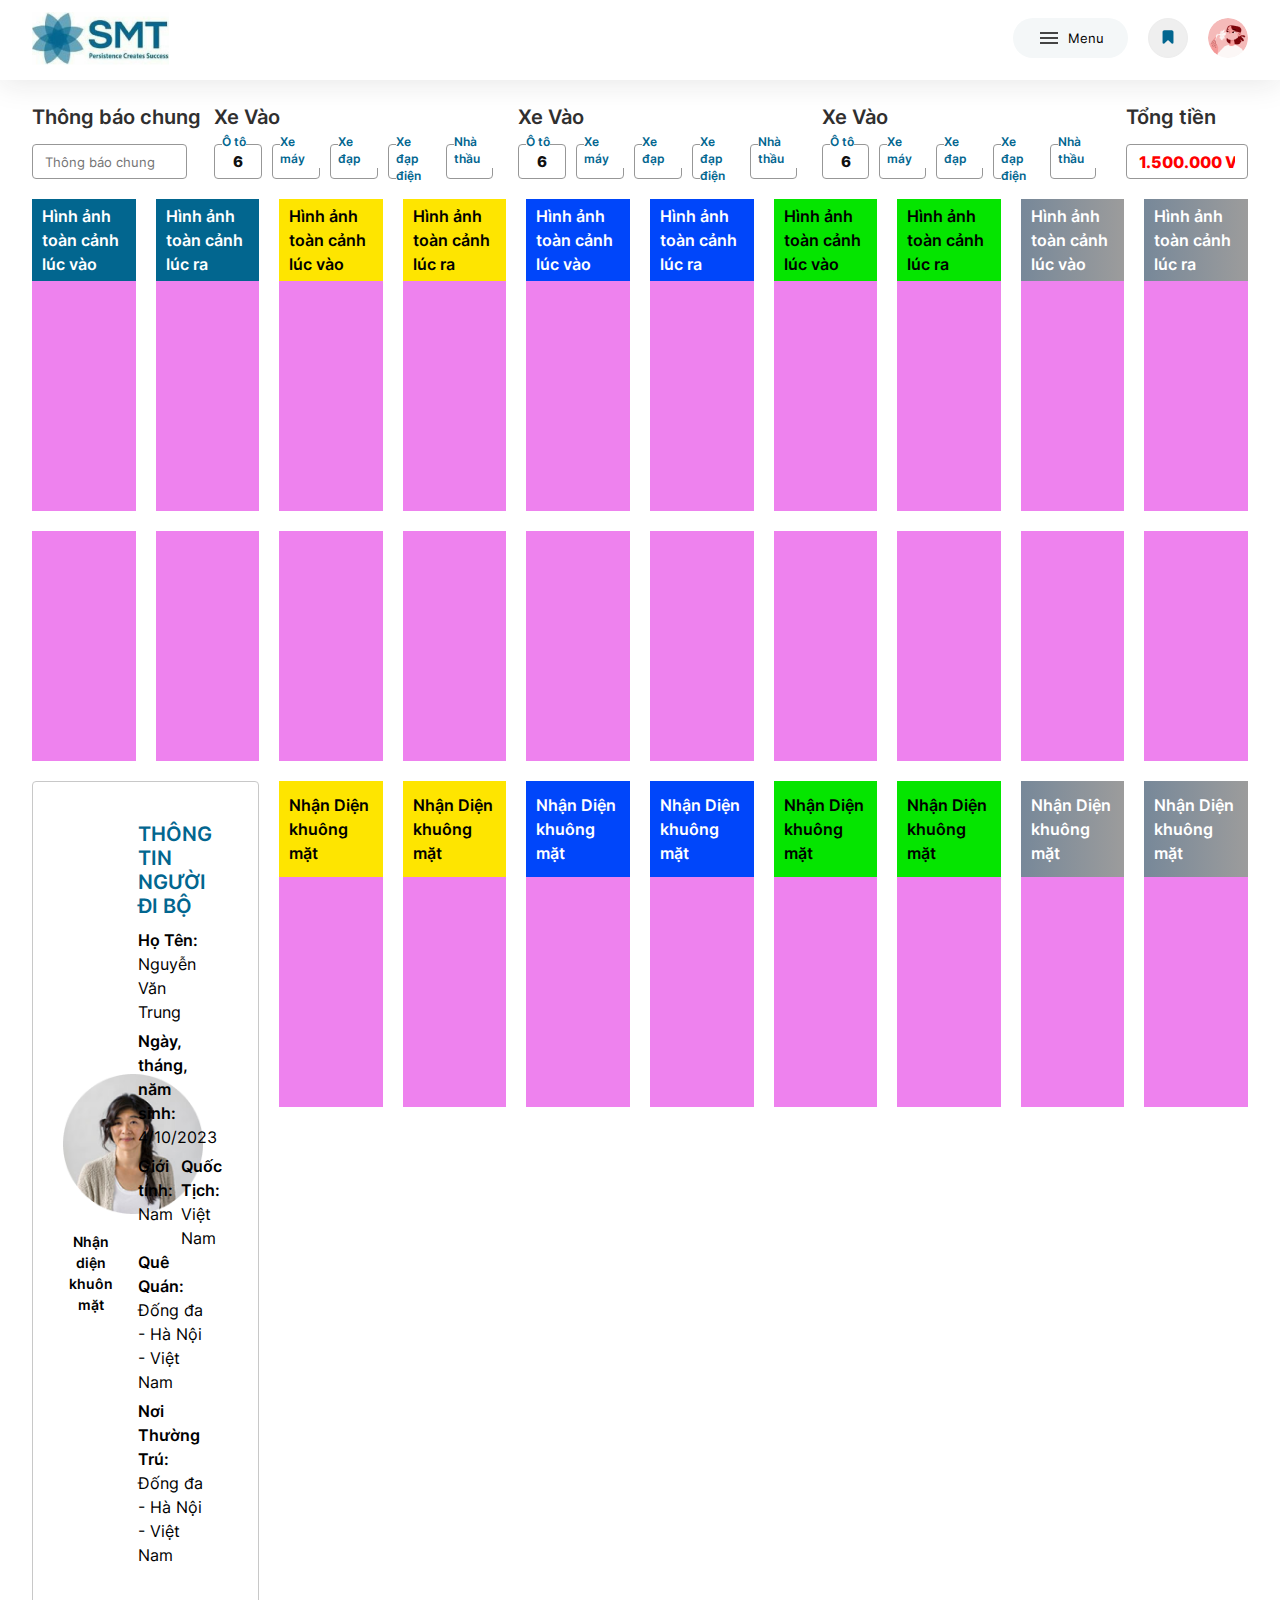
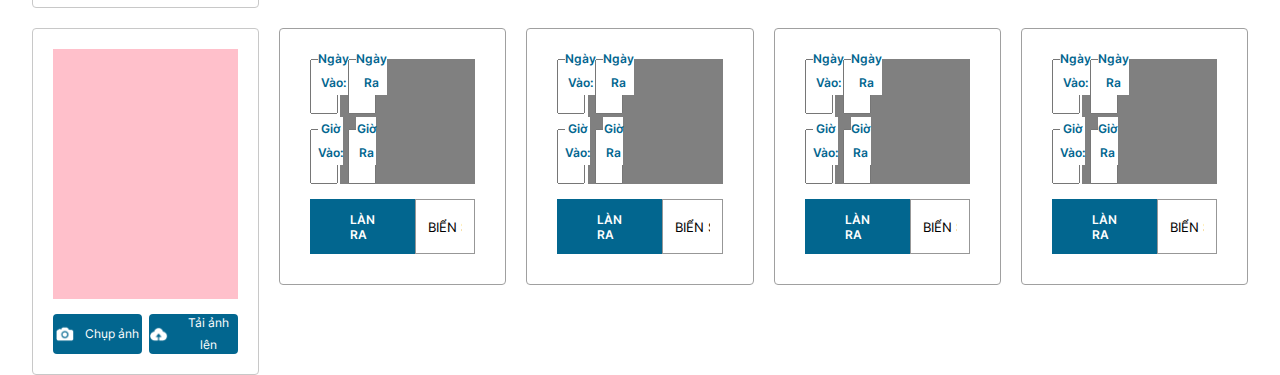
<file: admin.html>
<!DOCTYPE html>
<html lang="en">
  <head>
    <meta charset="UTF-8" />
    <meta name="viewport" content="width=device-width, initial-scale=1.0" />
    <title>Quản trị làn xe Car Parking</title>
    <!-- import admin-styles css -->
    <link rel="stylesheet" href="./assets/css/admin-styles.css" />
  </head>
  <body>
    <!-- Header Main ./Start -->
    <div class="header-main">
      <div class="container">
        <div class="wrap-header">
          <div class="logo">
            <img src="./assets/images/logo.png" alt="Logo web pacrking" />
          </div>
          <ul class="user-control">
            <li>
              <button>
                <img src="./assets/images/menu-bar.svg" alt="Menu" /> Menu
              </button>
            </li>
            <li>
              <button>
                <img
                  src="./assets/images/notification.svg"
                  alt="Notification"
                />
              </button>
            </li>
            <li>
              <div class="menu-user">
                <img src="./assets/images/avata.png" alt="Ảnh đại diện" />
              </div>
            </li>
          </ul>
        </div>
      </div>
    </div>
    <!-- Main ./Start -->
    <div class="wrap-main">
      <div class="container">
        <!-- Main-Top -->
        <div class="main-top">
          <div class="smt-general">
            <label for="tbc">Thông báo chung</label>
            <input
              type="text"
              id="tbc"
              name="tbc"
              placeholder="Thông báo chung"
            />
             
          </div>
          <div class="smt-operations">
            <div class="info-operations">
              <label for="lable-operations">Xe Vào</label>
              <ul>
                <li>
                  <label>Ô tô</label>
                  <input type="text" value="6" />
                </li>
                <li>
                  <label>Xe máy</label>
                  <input type="text" value="64" />
                </li>
                <li>
                  <label>Xe đạp</label>
                  <input type="text" value="0" />
                </li>
                <li>
                  <label>Xe đạp điện</label>
                  <input type="text" value="0" />
                </li>
                <li>
                  <label>Nhà thầu</label>
                  <input type="text" value="61" />
                </li>
              </ul>
            </div>
            <div class="info-operations">
              <label for="lable-operations">Xe Vào</label>
              <ul>
                <li>
                  <label>Ô tô</label>
                  <input type="text" value="6" />
                </li>
                <li>
                  <label>Xe máy</label>
                  <input type="text" value="64" />
                </li>
                <li>
                  <label>Xe đạp</label>
                  <input type="text" value="0" />
                </li>
                <li>
                  <label>Xe đạp điện</label>
                  <input type="text" value="0" />
                </li>
                <li>
                  <label>Nhà thầu</label>
                  <input type="text" value="61" />
                </li>
              </ul>
            </div>
            <div class="info-operations">
              <label for="lable-operations">Xe Vào</label>
              <ul>
                <li>
                  <label>Ô tô</label>
                  <input type="text" value="6" />
                </li>
                <li>
                  <label>Xe máy</label>
                  <input type="text" value="64" />
                </li>
                <li>
                  <label>Xe đạp</label>
                  <input type="text" value="0" />
                </li>
                <li>
                  <label>Xe đạp điện</label>
                  <input type="text" value="0" />
                </li>
                <li>
                  <label>Nhà thầu</label>
                  <input type="text" value="61" />
                </li>
              </ul>
            </div>
          </div>
          <div class="smt-amount">
            <label for="tbc">Tổng tiền</label>
            <input type="text" value="1.500.000 VNĐ" />
          </div>
        </div>
        <!-- Main-Center -->
        <div class="main-center">
          <div class="row">
            <div class="col col-10">
              <label for="lan-1">Hình ảnh toàn cảnh lúc vào</label>
              <div class="content"></div>
            </div>
            <div class="col col-10">
              <label for="lan-1">Hình ảnh toàn cảnh lúc ra</label>
              <div class="content"></div>
            </div>
            <div class="col col-10">
              <label for="lan-1">Hình ảnh toàn cảnh lúc vào</label>
              <div class="content"></div>
            </div>
            <div class="col col-10">
              <label for="lan-1">Hình ảnh toàn cảnh lúc ra</label>
              <div class="content"></div>
            </div>
            <div class="col col-10">
              <label for="lan-1">Hình ảnh toàn cảnh lúc vào</label>
              <div class="content"></div>
            </div>
            <div class="col col-10">
              <label for="lan-1">Hình ảnh toàn cảnh lúc ra</label>
              <div class="content"></div>
            </div>
            <div class="col col-10">
              <label for="lan-1">Hình ảnh toàn cảnh lúc vào</label>
              <div class="content"></div>
            </div>
            <div class="col col-10">
              <label for="lan-1">Hình ảnh toàn cảnh lúc ra</label>
              <div class="content"></div>
            </div>
            <div class="col col-10">
              <label for="lan-1">Hình ảnh toàn cảnh lúc vào</label>
              <div class="content"></div>
            </div>
            <div class="col col-10">
              <label for="lan-1">Hình ảnh toàn cảnh lúc ra</label>
              <div class="content"></div>
            </div>
            <div class="col col-10">
              <div class="content"></div>
            </div>
            <div class="col col-10">
              <div class="content"></div>
            </div>
            <div class="col col-10">
              <div class="content"></div>
            </div>
            <div class="col col-10">
              <div class="content"></div>
            </div>
            <div class="col col-10">
              <div class="content"></div>
            </div>
            <div class="col col-10">
              <div class="content"></div>
            </div>
            <div class="col col-10">
              <div class="content"></div>
            </div>
            <div class="col col-10">
              <div class="content"></div>
            </div>
            <div class="col col-10">
              <div class="content"></div>
            </div>
            <div class="col col-10">
              <div class="content"></div>
            </div>
          </div>
        </div>
        <!-- Main-Bottom -->
        <div class="main-bottom">
          <div class="row">
            <div class="col col-5">
              <div class="pedestrian-info">
                <div class="box-img">
                  <img
                    src="./assets/images/img-pedestrian.png"
                    alt="pedestrian information"
                  />
                  <h4>Nhận diện khuôn mặt</h4>
                </div>
                <div class="box-content">
                  <div class="info-user">
                    <h3>THÔNG TIN NGƯỜI ĐI BỘ</h3>
                    <div class="detail">
                      <p><span>Họ Tên: </span>Nguyễn Văn Trung</p>
                      <p><span>Ngày, tháng, năm sinh: </span>4/10/2023</p>
                      <div class="nationality">
                        <p><span>Giới tính: </span>Nam</p>
                        <p><span>Quốc Tịch: </span>Việt Nam</p>
                      </div>
                      <p><span>Quê Quán: </span>Đống đa - Hà Nội - Việt Nam</p>
                      <p>
                        <span>Nơi Thường Trú: </span>Đống đa - Hà Nội - Việt Nam
                      </p>
                    </div>
                  </div>
                </div>
              </div>
            </div>
            <div class="col col-10">
              <label for="lan-1">Nhận Diện khuông mặt</label>
              <div class="content"></div>
            </div>
            <div class="col col-10">
              <label for="lan-1">Nhận Diện khuông mặt</label>
              <div class="content"></div>
            </div>
            <div class="col col-10">
              <label for="lan-1">Nhận Diện khuông mặt</label>
              <div class="content"></div>
            </div>
            <div class="col col-10">
              <label for="lan-1">Nhận Diện khuông mặt</label>
              <div class="content"></div>
            </div>
            <div class="col col-10">
              <label for="lan-1">Nhận Diện khuông mặt</label>
              <div class="content"></div>
            </div>
            <div class="col col-10">
              <label for="lan-1">Nhận Diện khuông mặt</label>
              <div class="content"></div>
            </div>
            <div class="col col-10">
              <label for="lan-1">Nhận Diện khuông mặt</label>
              <div class="content"></div>
            </div>
            <div class="col col-10">
              <label for="lan-1">Nhận Diện khuông mặt</label>
              <div class="content"></div>
            </div>
          </div>
          <div class="row">
            <div class="col col-5">
              <div class="upload-citizen">
                <div class="img"></div>
                <ul>
                  <li>
                    <button>
                      <img
                        src="./assets/images/ion_camera.png"
                        alt="Upload Camera"
                      />
                      Chụp ảnh
                    </button>
                  </li>
                  <li>
                    <button>
                      <img
                        src="./assets/images/ep_upload-filled.png"
                        alt="Upload Camera"
                      />
                      Tải ảnh lên
                    </button>
                  </li>
                </ul>
              </div>
            </div>
            <div class="col col-5">
              <div class="info-car">
                <!-- <div class="box-client">
                  <img
                    src="./assets/images/img-pedestrian.png"
                    alt="Khách điều khiển phương tiện"
                  />
                  <h4>Khuôn Mặt</h4>
                </div> -->
                <div class="wrap-box">
                  <div class="box-content">
                    <div class="des-client">
                      <ul>
                        <li>
                          <label>Ngày Vào: </label>
                          <input type="text" value="01/09/2023" />
                        </li>
                        <li>
                          <label>Ngày Ra</label>
                          <input type="text" value="20:03:01" />
                        </li>
                      </ul>
                      <ul>
                        <li>
                          <label>Giờ Vào: </label>
                          <input type="text" value="20:03:01" />
                        </li>
                        <li>
                          <label>Giờ Ra</label>
                          <input type="text" value="22:03:01" />
                        </li>
                      </ul>
                    </div>
                    <div class="license-plates">
                      <div class="img-plates">
                        <div class="img-content"></div>
                      </div>
                    </div>
                  </div>
                  <div class="right-lane">
                    <div class="title-lane">LÀN RA</div>
                    <input type="text" value="BIỂN SỐ GIỐNG NHAU" />
                  </div>
                </div>
              </div>
            </div>
            <div class="col col-5">
              <div class="info-car">
                <!-- <div class="box-client">
                  <img
                    src="./assets/images/img-pedestrian.png"
                    alt="Khách điều khiển phương tiện"
                  />
                  <h4>Khuôn Mặt</h4>
                </div> -->
                <div class="wrap-box">
                  <div class="box-content">
                    <div class="des-client">
                      <ul>
                        <li>
                          <label>Ngày Vào: </label>
                          <input type="text" value="01/09/2023" />
                        </li>
                        <li>
                          <label>Ngày Ra</label>
                          <input type="text" value="20:03:01" />
                        </li>
                      </ul>
                      <ul>
                        <li>
                          <label>Giờ Vào: </label>
                          <input type="text" value="20:03:01" />
                        </li>
                        <li>
                          <label>Giờ Ra</label>
                          <input type="text" value="22:03:01" />
                        </li>
                      </ul>
                    </div>
                    <div class="license-plates">
                      <div class="img-plates">
                        <div class="img-content"></div>
                      </div>
                    </div>
                  </div>
                  <div class="right-lane">
                    <div class="title-lane">LÀN RA</div>
                    <input type="text" value="BIỂN SỐ GIỐNG NHAU" />
                  </div>
                </div>
              </div>
            </div>
            <div class="col col-5">
              <div class="info-car">
                <!-- <div class="box-client">
                  <img
                    src="./assets/images/img-pedestrian.png"
                    alt="Khách điều khiển phương tiện"
                  />
                  <h4>Khuôn Mặt</h4>
                </div> -->
                <div class="wrap-box">
                  <div class="box-content">
                    <div class="des-client">
                      <ul>
                        <li>
                          <label>Ngày Vào: </label>
                          <input type="text" value="01/09/2023" />
                        </li>
                        <li>
                          <label>Ngày Ra</label>
                          <input type="text" value="20:03:01" />
                        </li>
                      </ul>
                      <ul>
                        <li>
                          <label>Giờ Vào: </label>
                          <input type="text" value="20:03:01" />
                        </li>
                        <li>
                          <label>Giờ Ra</label>
                          <input type="text" value="22:03:01" />
                        </li>
                      </ul>
                    </div>
                    <div class="license-plates">
                      <div class="img-plates">
                        <div class="img-content"></div>
                      </div>
                    </div>
                  </div>
                  <div class="right-lane">
                    <div class="title-lane">LÀN RA</div>
                    <input type="text" value="BIỂN SỐ GIỐNG NHAU" />
                  </div>
                </div>
              </div>
            </div>
            <div class="col col-5">
              <div class="info-car">
                <!-- <div class="box-client">
                  <img
                    src="./assets/images/img-pedestrian.png"
                    alt="Khách điều khiển phương tiện"
                  />
                  <h4>Khuôn Mặt</h4>
                </div> -->
                <div class="wrap-box">
                  <div class="box-content">
                    <div class="des-client">
                      <ul>
                        <li>
                          <label>Ngày Vào: </label>
                          <input type="text" value="01/09/2023" />
                        </li>
                        <li>
                          <label>Ngày Ra</label>
                          <input type="text" value="20:03:01" />
                        </li>
                      </ul>
                      <ul>
                        <li>
                          <label>Giờ Vào: </label>
                          <input type="text" value="20:03:01" />
                        </li>
                        <li>
                          <label>Giờ Ra</label>
                          <input type="text" value="22:03:01" />
                        </li>
                      </ul>
                    </div>
                    <div class="license-plates">
                      <div class="img-plates">
                        <div class="img-content"></div>
                      </div>
                    </div>
                  </div>
                  <div class="right-lane">
                    <div class="title-lane">LÀN RA</div>
                    <input type="text" value="BIỂN SỐ GIỐNG NHAU" />
                  </div>
                </div>
              </div>
            </div>
          </div>
        </div>
      </div>
    </div>
  </body>
</html>

<!-- 123 -->
</file>
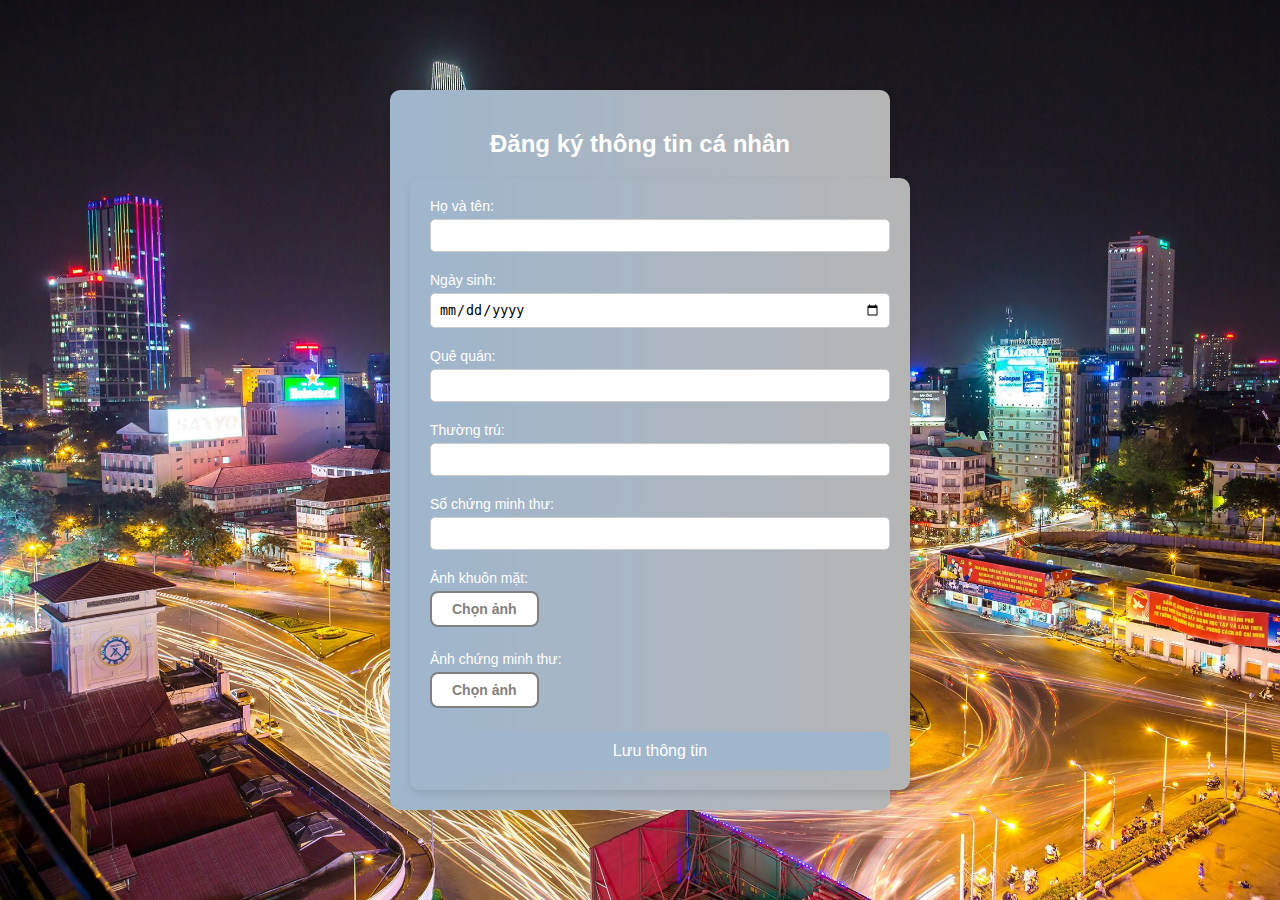
<file: register.html>
<!DOCTYPE html>
<html lang="en">
<head>
  <meta charset="UTF-8">
  <meta name="viewport" content="width=device-width, initial-scale=1.0">
  <title>Đăng ký thông tin cá nhân</title>
  <style>
    body {
    background: url(/assets/images/Backgroud.jpg);
    background-repeat: no-repeat;
    background-attachment: fixed;
    background-size: 100% 100%;
    margin: 0;
    padding: 0;
    font-family: 'Arial', sans-serif;
    display: flex;
    justify-content: center;
    align-items: center;
    height: 100vh;
  }

  #registration-form {
    background: linear-gradient(to right, #9FB6CD, #B5B5B5);
    border-radius: 10px;
    padding: 20px;
    box-shadow: 0 4px 8px rgba(0, 0, 0, 0.1);
    width: 500px;
    box-sizing: border-box;
  }

  #registration-form h2 {
    text-align: center;
    color: #fff;
  }

  .form-group {
    margin-bottom: 20px;
  }

  .form-group label {
    display: block;
    font-size: 14px;
    margin-bottom: 5px;
    color: #fff;
  }

  .form-group input {
    width: 100%;
    padding: 8px;
    border: 1px solid #ccc;
    border-radius: 5px;
    box-sizing: border-box;
  }

  .upload-btn-wrapper {
    position: relative;
    overflow: hidden;
    display: inline-block;
  }

  .btn {
    border: 2px solid gray;
    color: gray;
    background-color: white;
    padding: 8px 20px;
    border-radius: 8px;
    font-size: 14px;
    font-weight: bold;
  }

  .upload-btn-wrapper input[type=file] {
    font-size: 100px;
    position: absolute;
    left: 0;
    top: 0;
    opacity: 0;
  }

  .upload-btn-wrapper .upload-btn {
    padding: 8px 16px;
    border-radius: 8px;
    font-size: 14px;
    font-weight: bold;
    background-color: #B5B5B5;
    color: #fff;
  }

  .save-btn {
    width: 100%;
    background-color: #9FB6CD;
    color: #fff;
    padding: 10px 20px;
    border: none;
    border-radius: 8px;
    font-size: 16px;
    cursor: pointer;
  }

  .save-btn:hover {
    background-color: #6C7B8B;
  }
  </style>
</head>
<body>

<div id="registration-form">
  <h2>Đăng ký thông tin cá nhân</h2>
  <form id="registration-form">
    <div class="form-group">
      <label for="name">Họ và tên:</label>
      <input type="text" id="name" name="name" required>
    </div>

    <div class="form-group">
      <label for="dob">Ngày sinh:</label>
      <input type="date" id="dob" name="dob" required>
    </div>

    <div class="form-group">
      <label for="address">Quê quán:</label>
      <input type="text" id="address" name="address" required>
    </div>

    <div class="form-group">
      <label for="permanentAddress">Thường trú:</label>
      <input type="text" id="permanentAddress" name="permanentAddress" required>
    </div>

    <div class="form-group">
      <label for="idNumber">Số chứng minh thư:</label>
      <input type="text" id="idNumber" name="idNumber" required>
    </div>

    <div class="form-group">
      <label for="faceImage">Ảnh khuôn mặt:</label>
      <div class="upload-btn-wrapper">
        <button class="btn">Chọn ảnh</button>
        <input type="file" name="faceImage" id="faceImage" accept="image/*" required>
      </div>
    </div>

    <div class="form-group">
      <label for="idImage">Ảnh chứng minh thư:</label>
      <div class="upload-btn-wrapper">
        <button class="btn">Chọn ảnh</button>
        <input type="file" name="idImage" id="idImage" accept="image/*" required>
      </div>
    </div>

    <button type="button" class="save-btn" onclick="saveInfo()">Lưu thông tin</button>
  </form>
</div>

<script>
  function saveInfo() {
    // Lấy giá trị từ các trường input
    var name = document.getElementById('name').value;
    var dob = document.getElementById('dob').value;
    var address = document.getElementById('address').value;
    var permanentAddress = document.getElementById('permanentAddress').value;
    var idNumber = document.getElementById('idNumber').value;

    // Có thể thực hiện thêm xử lý lưu thông tin vào database ở đây
    console.log('Thông tin đã lưu:');
    console.log('Họ và tên:', name);
    console.log('Ngày sinh:', dob);
    console.log('Quê quán:', address);
    console.log('Thường trú:', permanentAddress);
    console.log('Số chứng minh thư:', idNumber);

    // Đặt thêm logic lưu vào database tại đây
  }
</script>

</body>
</html>
</file>
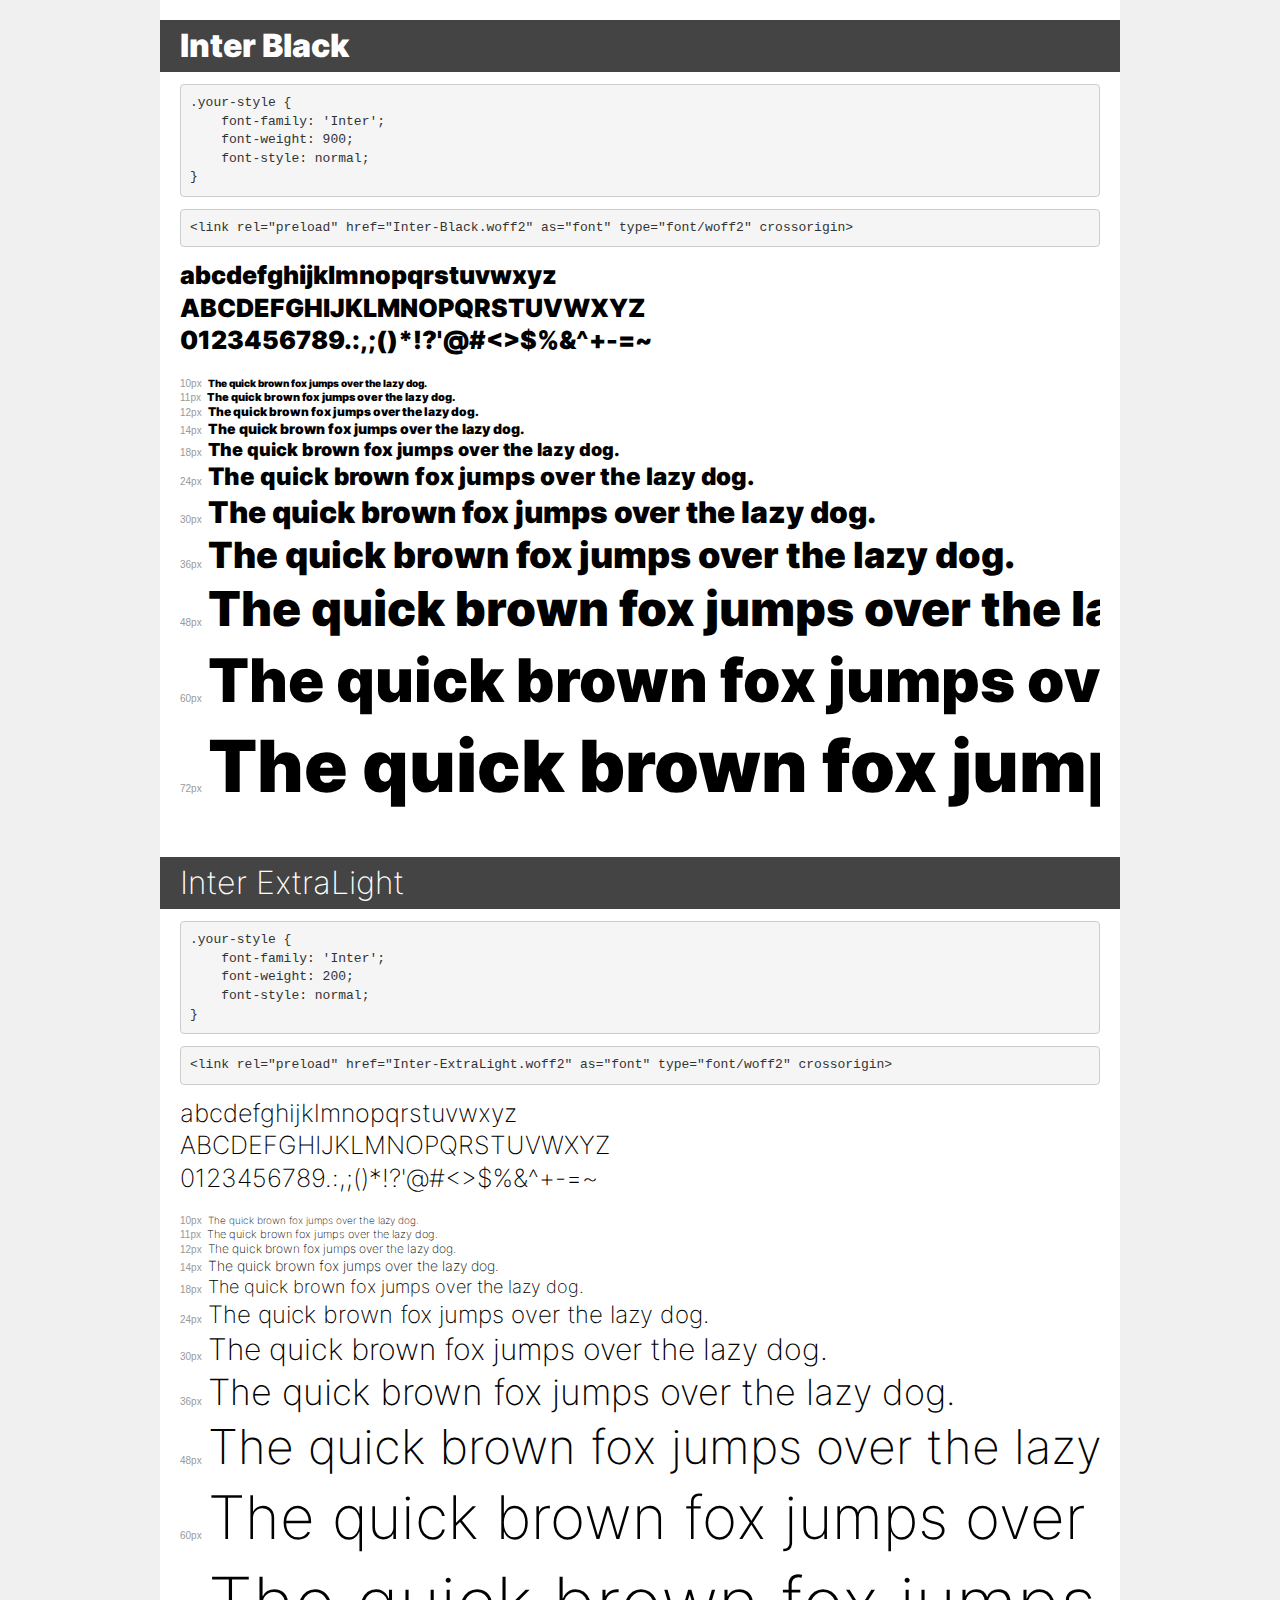
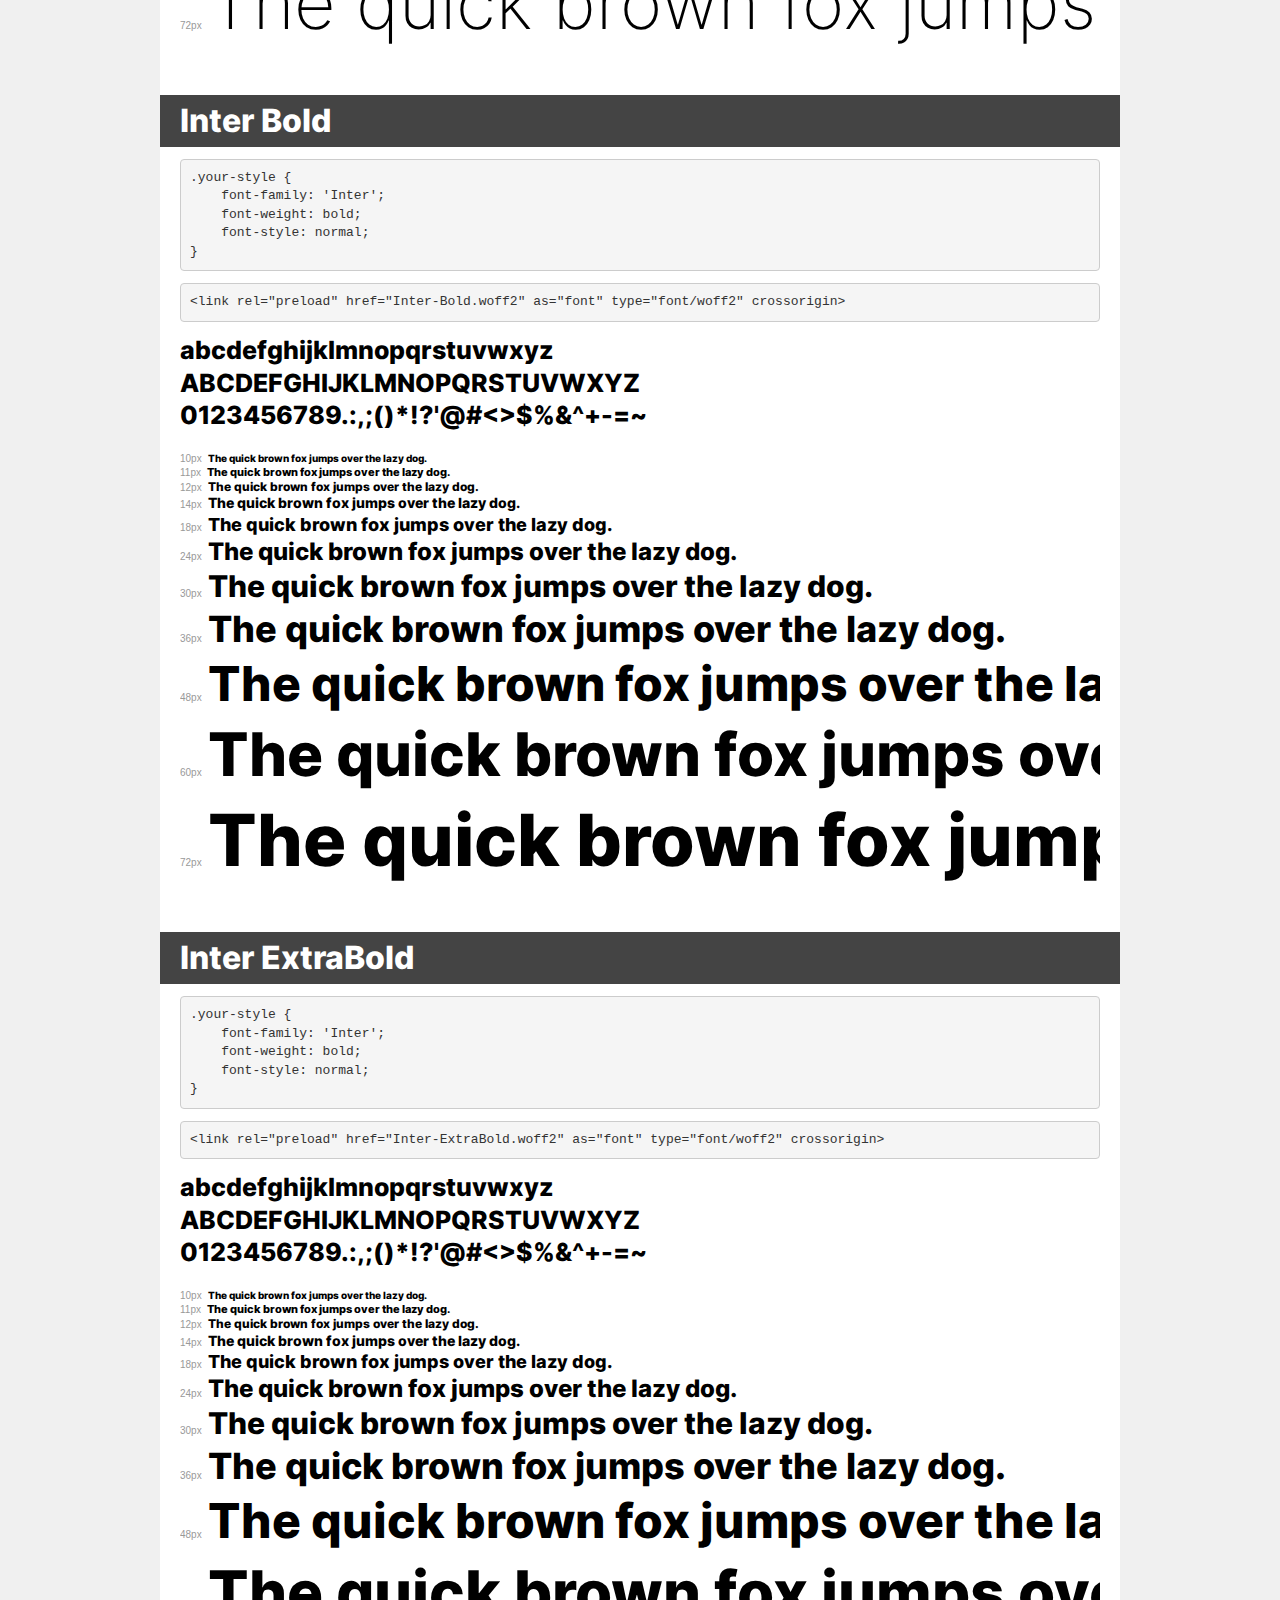
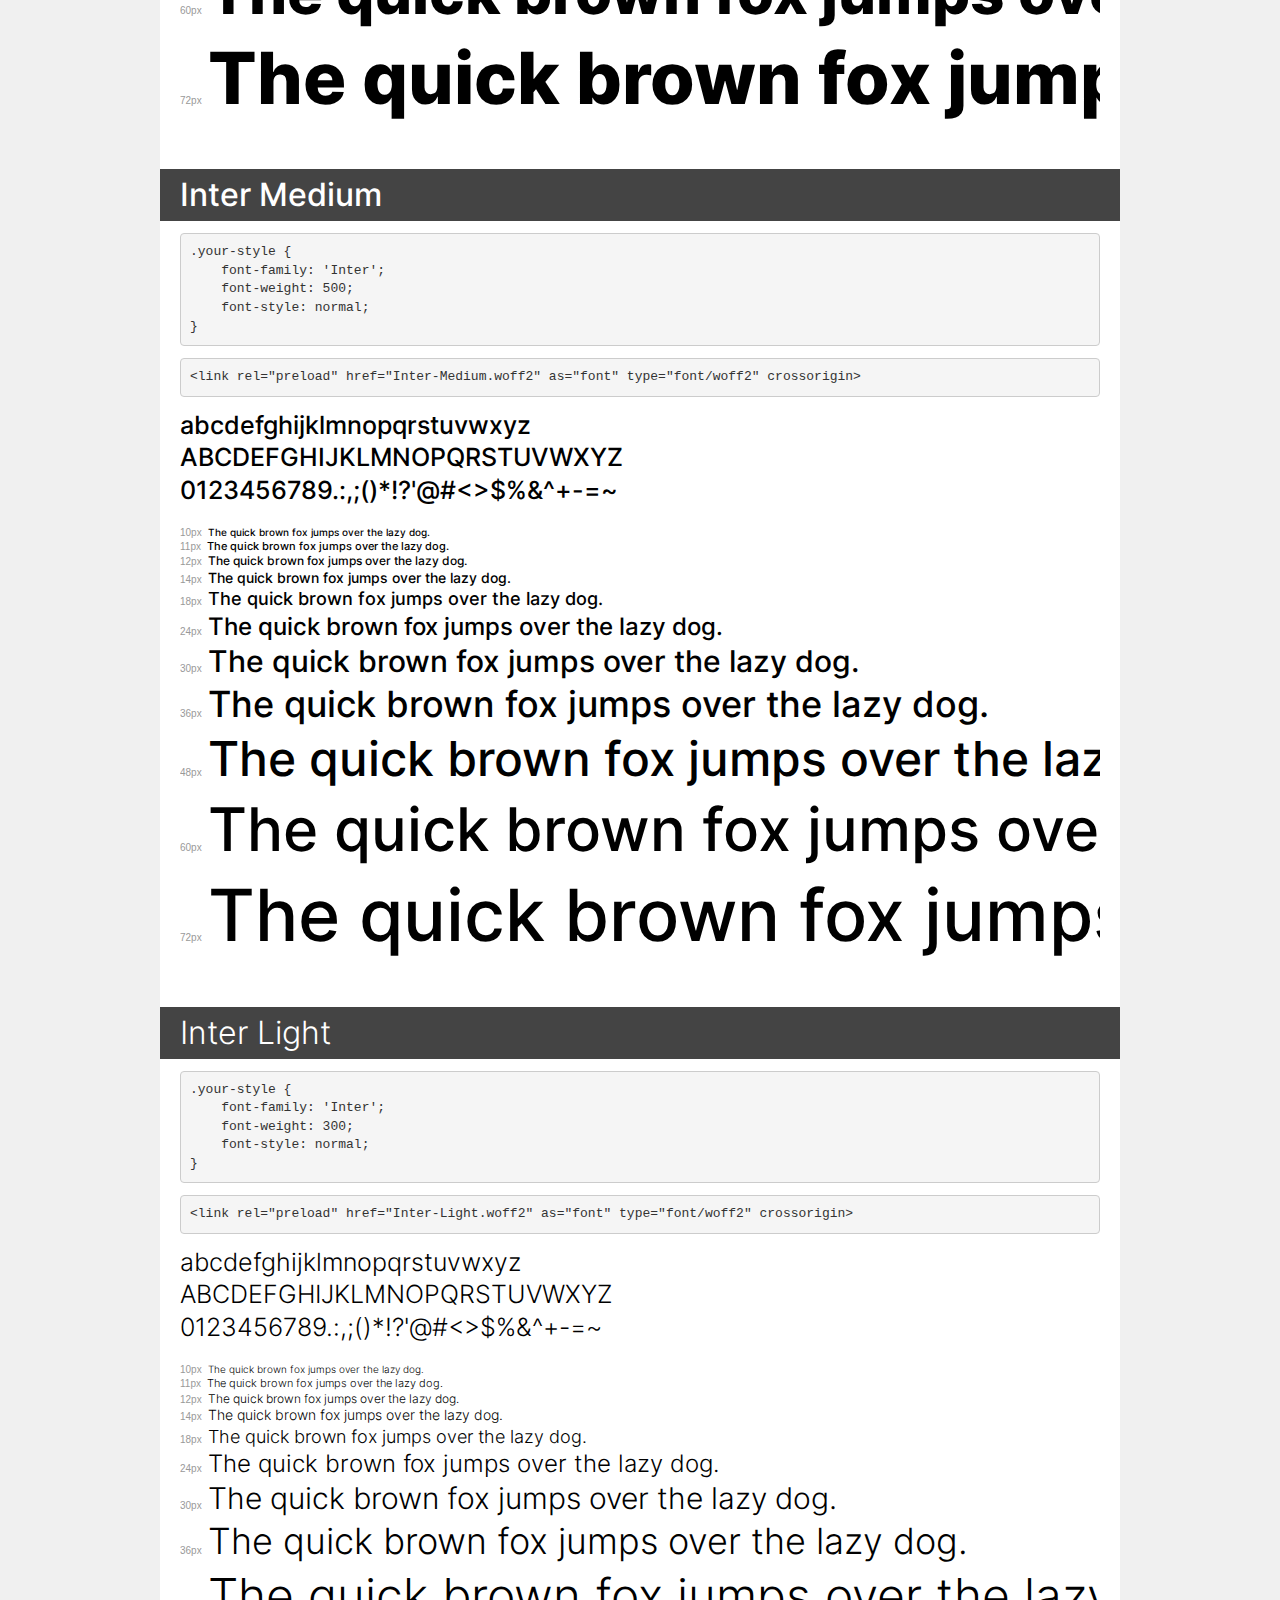
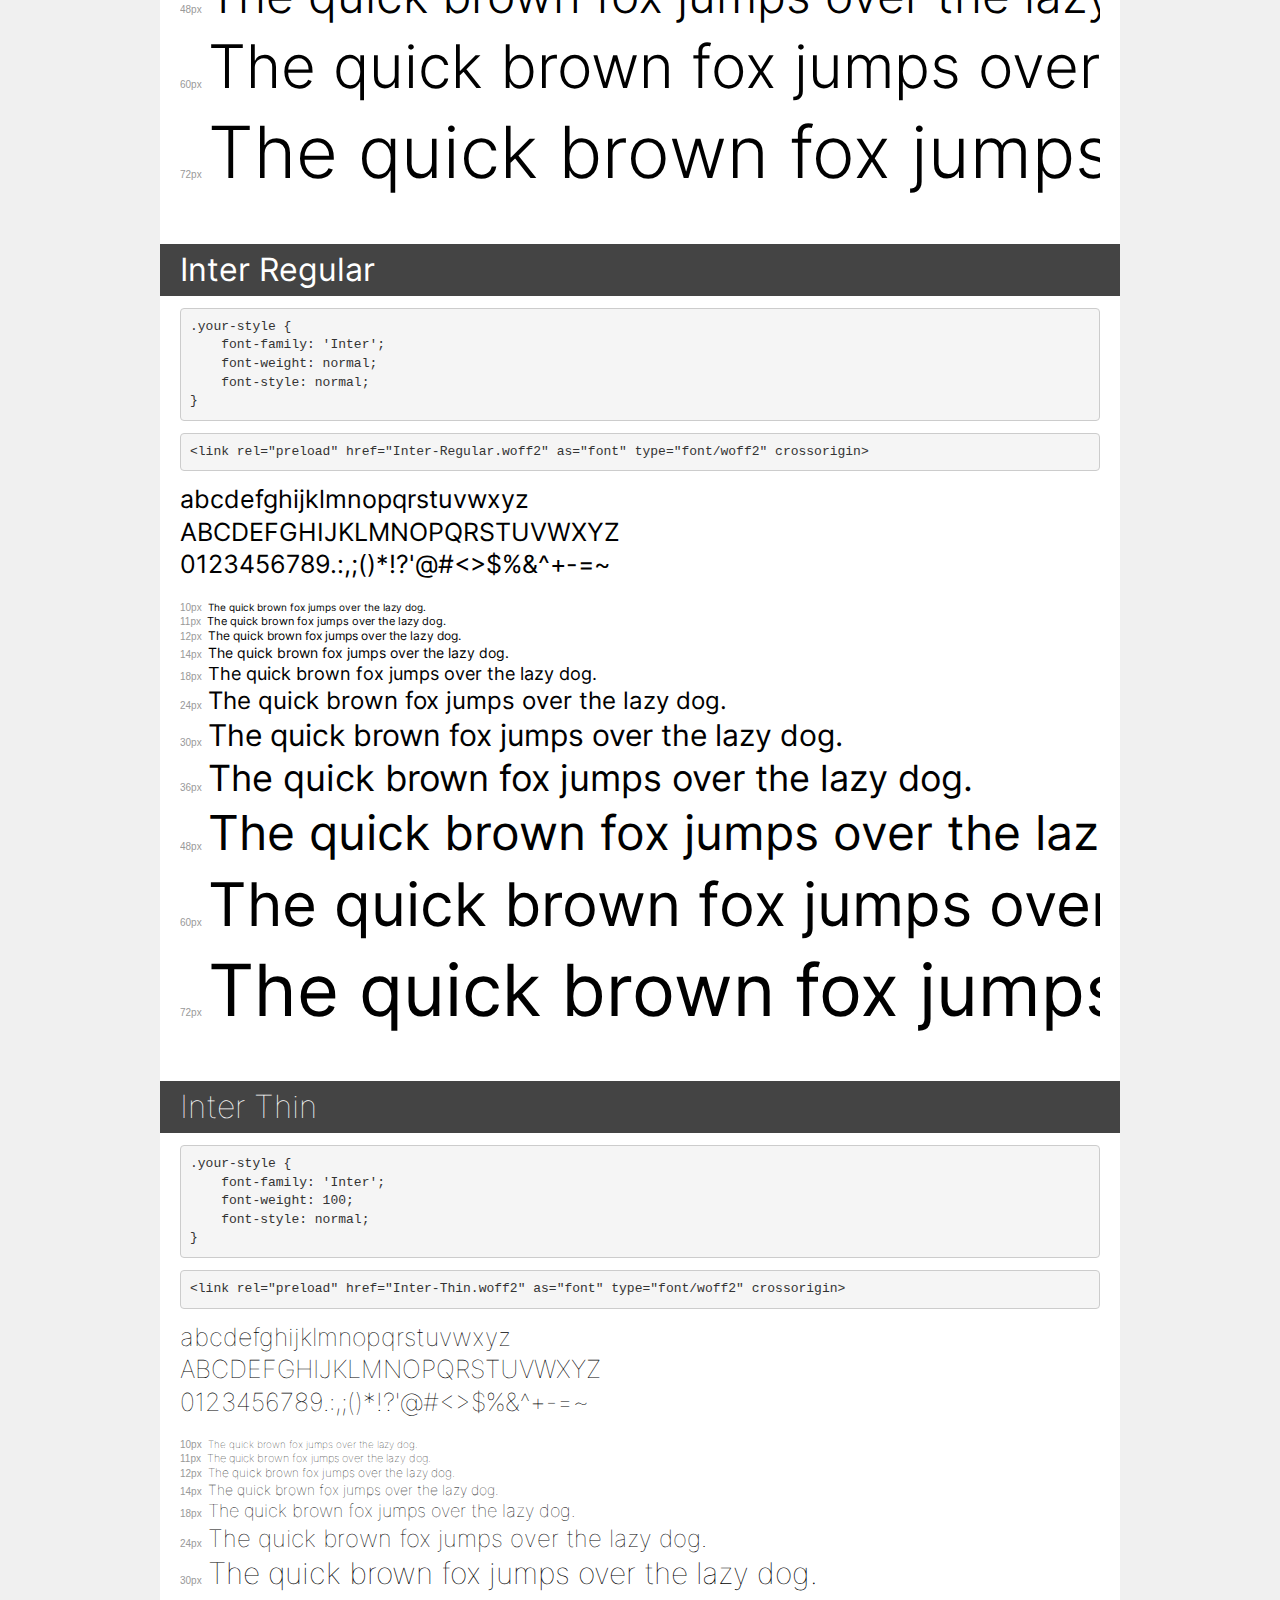
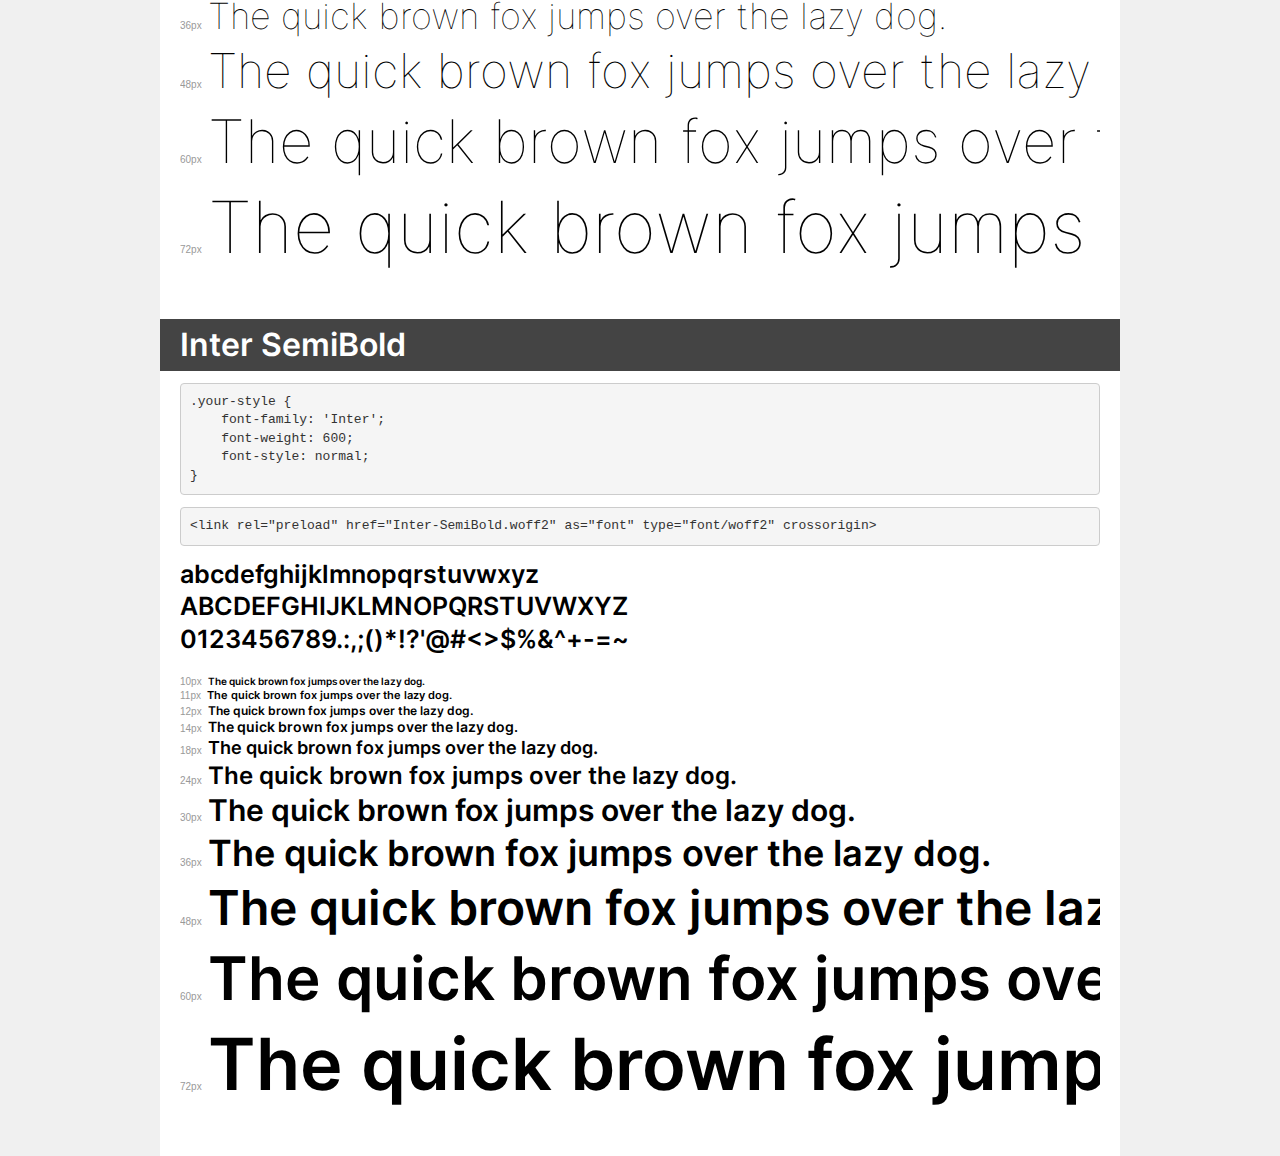
<file: assets/fonts/demo.html>
<!DOCTYPE html>
<html lang="en">
<head>
    <meta charset="utf-8">
    <meta http-equiv="X-UA-Compatible" content="IE=edge">
    <meta name="viewport" content="width=device-width, initial-scale=1">
    <meta name="robots" content="noindex, noarchive">
    <meta name="format-detection" content="telephone=no">
    <title>Transfonter demo</title>
    <link href="stylesheet.css" rel="stylesheet">
    <style>
        /*
        http://meyerweb.com/eric/tools/css/reset/
        v2.0 | 20110126
        License: none (public domain)
        */
        html, body, div, span, applet, object, iframe,
        h1, h2, h3, h4, h5, h6, p, blockquote, pre,
        a, abbr, acronym, address, big, cite, code,
        del, dfn, em, img, ins, kbd, q, s, samp,
        small, strike, strong, sub, sup, tt, var,
        b, u, i, center,
        dl, dt, dd, ol, ul, li,
        fieldset, form, label, legend,
        table, caption, tbody, tfoot, thead, tr, th, td,
        article, aside, canvas, details, embed,
        figure, figcaption, footer, header, hgroup,
        menu, nav, output, ruby, section, summary,
        time, mark, audio, video {
            margin: 0;
            padding: 0;
            border: 0;
            font-size: 100%;
            font: inherit;
            vertical-align: baseline;
        }
        /* HTML5 display-role reset for older browsers */
        article, aside, details, figcaption, figure,
        footer, header, hgroup, menu, nav, section {
            display: block;
        }
        body {
            line-height: 1;
        }
        ol, ul {
            list-style: none;
        }
        blockquote, q {
            quotes: none;
        }
        blockquote:before, blockquote:after,
        q:before, q:after {
            content: '';
            content: none;
        }
        table {
            border-collapse: collapse;
            border-spacing: 0;
        }
        /* demo styles */
        body {
            background: #f0f0f0;
            color: #000;
        }
        .page {
            background: #fff;
            width: 920px;
            margin: 0 auto;
            padding: 20px 20px 0 20px;
            overflow: hidden;
        }
        .font-container {
            overflow-x: auto;
            overflow-y: hidden;
            margin-bottom: 40px;
            line-height: 1.3;
            white-space: nowrap;
            padding-bottom: 5px;
        }
        h1 {
            position: relative;
            background: #444;
            font-size: 32px;
            color: #fff;
            padding: 10px 20px;
            margin: 0 -20px 12px -20px;
        }
        .letters {
            font-size: 25px;
            margin-bottom: 20px;
        }
        .s10:before {
            content: '10px';
        }
        .s11:before {
            content: '11px';
        }
        .s12:before {
            content: '12px';
        }
        .s14:before {
            content: '14px';
        }
        .s18:before {
            content: '18px';
        }
        .s24:before {
            content: '24px';
        }
        .s30:before {
            content: '30px';
        }
        .s36:before {
            content: '36px';
        }
        .s48:before {
            content: '48px';
        }
        .s60:before {
            content: '60px';
        }
        .s72:before {
            content: '72px';
        }
        .s10:before, .s11:before, .s12:before, .s14:before,
        .s18:before, .s24:before, .s30:before, .s36:before,
        .s48:before, .s60:before, .s72:before {
            font-family: Arial, sans-serif;
            font-size: 10px;
            font-weight: normal;
            font-style: normal;
            color: #999;
            padding-right: 6px;
        }
        pre {
            display: block;
            padding: 9px;
            margin: 0 0 12px;
            font-family: Monaco, Menlo, Consolas, "Courier New", monospace;
            font-size: 13px;
            line-height: 1.428571429;
            color: #333;
            font-weight: normal;
            font-style: normal;
            background-color: #f5f5f5;
            border: 1px solid #ccc;
            overflow-x: auto;
            border-radius: 4px;
        }
        /* responsive */
        @media (max-width: 959px) {
            .page {
                width: auto;
                margin: 0;
            }
        }
    </style>
</head>
<body>
<div class="page">
    <div class="demo">
        <h1 style="font-family: 'Inter'; font-weight: 900; font-style: normal;">Inter Black</h1>
        <pre title="Usage">.your-style {
    font-family: 'Inter';
    font-weight: 900;
    font-style: normal;
}</pre>
        <pre title="Preload (optional)">
&lt;link rel=&quot;preload&quot; href=&quot;Inter-Black.woff2&quot; as=&quot;font&quot; type=&quot;font/woff2&quot; crossorigin&gt;</pre>
        <div class="font-container" style="font-family: 'Inter'; font-weight: 900; font-style: normal;">
            <p class="letters">
                abcdefghijklmnopqrstuvwxyz<br>
ABCDEFGHIJKLMNOPQRSTUVWXYZ<br>
                0123456789.:,;()*!?'@#&lt;&gt;$%&^+-=~
            </p>
            <p class="s10" style="font-size: 10px;">The quick brown fox jumps over the lazy dog.</p>
            <p class="s11" style="font-size: 11px;">The quick brown fox jumps over the lazy dog.</p>
            <p class="s12" style="font-size: 12px;">The quick brown fox jumps over the lazy dog.</p>
            <p class="s14" style="font-size: 14px;">The quick brown fox jumps over the lazy dog.</p>
            <p class="s18" style="font-size: 18px;">The quick brown fox jumps over the lazy dog.</p>
            <p class="s24" style="font-size: 24px;">The quick brown fox jumps over the lazy dog.</p>
            <p class="s30" style="font-size: 30px;">The quick brown fox jumps over the lazy dog.</p>
            <p class="s36" style="font-size: 36px;">The quick brown fox jumps over the lazy dog.</p>
            <p class="s48" style="font-size: 48px;">The quick brown fox jumps over the lazy dog.</p>
            <p class="s60" style="font-size: 60px;">The quick brown fox jumps over the lazy dog.</p>
            <p class="s72" style="font-size: 72px;">The quick brown fox jumps over the lazy dog.</p>
        </div>
    </div>

    <div class="demo">
        <h1 style="font-family: 'Inter'; font-weight: 200; font-style: normal;">Inter ExtraLight</h1>
        <pre title="Usage">.your-style {
    font-family: 'Inter';
    font-weight: 200;
    font-style: normal;
}</pre>
        <pre title="Preload (optional)">
&lt;link rel=&quot;preload&quot; href=&quot;Inter-ExtraLight.woff2&quot; as=&quot;font&quot; type=&quot;font/woff2&quot; crossorigin&gt;</pre>
        <div class="font-container" style="font-family: 'Inter'; font-weight: 200; font-style: normal;">
            <p class="letters">
                abcdefghijklmnopqrstuvwxyz<br>
ABCDEFGHIJKLMNOPQRSTUVWXYZ<br>
                0123456789.:,;()*!?'@#&lt;&gt;$%&^+-=~
            </p>
            <p class="s10" style="font-size: 10px;">The quick brown fox jumps over the lazy dog.</p>
            <p class="s11" style="font-size: 11px;">The quick brown fox jumps over the lazy dog.</p>
            <p class="s12" style="font-size: 12px;">The quick brown fox jumps over the lazy dog.</p>
            <p class="s14" style="font-size: 14px;">The quick brown fox jumps over the lazy dog.</p>
            <p class="s18" style="font-size: 18px;">The quick brown fox jumps over the lazy dog.</p>
            <p class="s24" style="font-size: 24px;">The quick brown fox jumps over the lazy dog.</p>
            <p class="s30" style="font-size: 30px;">The quick brown fox jumps over the lazy dog.</p>
            <p class="s36" style="font-size: 36px;">The quick brown fox jumps over the lazy dog.</p>
            <p class="s48" style="font-size: 48px;">The quick brown fox jumps over the lazy dog.</p>
            <p class="s60" style="font-size: 60px;">The quick brown fox jumps over the lazy dog.</p>
            <p class="s72" style="font-size: 72px;">The quick brown fox jumps over the lazy dog.</p>
        </div>
    </div>

    <div class="demo">
        <h1 style="font-family: 'Inter'; font-weight: bold; font-style: normal;">Inter Bold</h1>
        <pre title="Usage">.your-style {
    font-family: 'Inter';
    font-weight: bold;
    font-style: normal;
}</pre>
        <pre title="Preload (optional)">
&lt;link rel=&quot;preload&quot; href=&quot;Inter-Bold.woff2&quot; as=&quot;font&quot; type=&quot;font/woff2&quot; crossorigin&gt;</pre>
        <div class="font-container" style="font-family: 'Inter'; font-weight: bold; font-style: normal;">
            <p class="letters">
                abcdefghijklmnopqrstuvwxyz<br>
ABCDEFGHIJKLMNOPQRSTUVWXYZ<br>
                0123456789.:,;()*!?'@#&lt;&gt;$%&^+-=~
            </p>
            <p class="s10" style="font-size: 10px;">The quick brown fox jumps over the lazy dog.</p>
            <p class="s11" style="font-size: 11px;">The quick brown fox jumps over the lazy dog.</p>
            <p class="s12" style="font-size: 12px;">The quick brown fox jumps over the lazy dog.</p>
            <p class="s14" style="font-size: 14px;">The quick brown fox jumps over the lazy dog.</p>
            <p class="s18" style="font-size: 18px;">The quick brown fox jumps over the lazy dog.</p>
            <p class="s24" style="font-size: 24px;">The quick brown fox jumps over the lazy dog.</p>
            <p class="s30" style="font-size: 30px;">The quick brown fox jumps over the lazy dog.</p>
            <p class="s36" style="font-size: 36px;">The quick brown fox jumps over the lazy dog.</p>
            <p class="s48" style="font-size: 48px;">The quick brown fox jumps over the lazy dog.</p>
            <p class="s60" style="font-size: 60px;">The quick brown fox jumps over the lazy dog.</p>
            <p class="s72" style="font-size: 72px;">The quick brown fox jumps over the lazy dog.</p>
        </div>
    </div>

    <div class="demo">
        <h1 style="font-family: 'Inter'; font-weight: bold; font-style: normal;">Inter ExtraBold</h1>
        <pre title="Usage">.your-style {
    font-family: 'Inter';
    font-weight: bold;
    font-style: normal;
}</pre>
        <pre title="Preload (optional)">
&lt;link rel=&quot;preload&quot; href=&quot;Inter-ExtraBold.woff2&quot; as=&quot;font&quot; type=&quot;font/woff2&quot; crossorigin&gt;</pre>
        <div class="font-container" style="font-family: 'Inter'; font-weight: bold; font-style: normal;">
            <p class="letters">
                abcdefghijklmnopqrstuvwxyz<br>
ABCDEFGHIJKLMNOPQRSTUVWXYZ<br>
                0123456789.:,;()*!?'@#&lt;&gt;$%&^+-=~
            </p>
            <p class="s10" style="font-size: 10px;">The quick brown fox jumps over the lazy dog.</p>
            <p class="s11" style="font-size: 11px;">The quick brown fox jumps over the lazy dog.</p>
            <p class="s12" style="font-size: 12px;">The quick brown fox jumps over the lazy dog.</p>
            <p class="s14" style="font-size: 14px;">The quick brown fox jumps over the lazy dog.</p>
            <p class="s18" style="font-size: 18px;">The quick brown fox jumps over the lazy dog.</p>
            <p class="s24" style="font-size: 24px;">The quick brown fox jumps over the lazy dog.</p>
            <p class="s30" style="font-size: 30px;">The quick brown fox jumps over the lazy dog.</p>
            <p class="s36" style="font-size: 36px;">The quick brown fox jumps over the lazy dog.</p>
            <p class="s48" style="font-size: 48px;">The quick brown fox jumps over the lazy dog.</p>
            <p class="s60" style="font-size: 60px;">The quick brown fox jumps over the lazy dog.</p>
            <p class="s72" style="font-size: 72px;">The quick brown fox jumps over the lazy dog.</p>
        </div>
    </div>

    <div class="demo">
        <h1 style="font-family: 'Inter'; font-weight: 500; font-style: normal;">Inter Medium</h1>
        <pre title="Usage">.your-style {
    font-family: 'Inter';
    font-weight: 500;
    font-style: normal;
}</pre>
        <pre title="Preload (optional)">
&lt;link rel=&quot;preload&quot; href=&quot;Inter-Medium.woff2&quot; as=&quot;font&quot; type=&quot;font/woff2&quot; crossorigin&gt;</pre>
        <div class="font-container" style="font-family: 'Inter'; font-weight: 500; font-style: normal;">
            <p class="letters">
                abcdefghijklmnopqrstuvwxyz<br>
ABCDEFGHIJKLMNOPQRSTUVWXYZ<br>
                0123456789.:,;()*!?'@#&lt;&gt;$%&^+-=~
            </p>
            <p class="s10" style="font-size: 10px;">The quick brown fox jumps over the lazy dog.</p>
            <p class="s11" style="font-size: 11px;">The quick brown fox jumps over the lazy dog.</p>
            <p class="s12" style="font-size: 12px;">The quick brown fox jumps over the lazy dog.</p>
            <p class="s14" style="font-size: 14px;">The quick brown fox jumps over the lazy dog.</p>
            <p class="s18" style="font-size: 18px;">The quick brown fox jumps over the lazy dog.</p>
            <p class="s24" style="font-size: 24px;">The quick brown fox jumps over the lazy dog.</p>
            <p class="s30" style="font-size: 30px;">The quick brown fox jumps over the lazy dog.</p>
            <p class="s36" style="font-size: 36px;">The quick brown fox jumps over the lazy dog.</p>
            <p class="s48" style="font-size: 48px;">The quick brown fox jumps over the lazy dog.</p>
            <p class="s60" style="font-size: 60px;">The quick brown fox jumps over the lazy dog.</p>
            <p class="s72" style="font-size: 72px;">The quick brown fox jumps over the lazy dog.</p>
        </div>
    </div>

    <div class="demo">
        <h1 style="font-family: 'Inter'; font-weight: 300; font-style: normal;">Inter Light</h1>
        <pre title="Usage">.your-style {
    font-family: 'Inter';
    font-weight: 300;
    font-style: normal;
}</pre>
        <pre title="Preload (optional)">
&lt;link rel=&quot;preload&quot; href=&quot;Inter-Light.woff2&quot; as=&quot;font&quot; type=&quot;font/woff2&quot; crossorigin&gt;</pre>
        <div class="font-container" style="font-family: 'Inter'; font-weight: 300; font-style: normal;">
            <p class="letters">
                abcdefghijklmnopqrstuvwxyz<br>
ABCDEFGHIJKLMNOPQRSTUVWXYZ<br>
                0123456789.:,;()*!?'@#&lt;&gt;$%&^+-=~
            </p>
            <p class="s10" style="font-size: 10px;">The quick brown fox jumps over the lazy dog.</p>
            <p class="s11" style="font-size: 11px;">The quick brown fox jumps over the lazy dog.</p>
            <p class="s12" style="font-size: 12px;">The quick brown fox jumps over the lazy dog.</p>
            <p class="s14" style="font-size: 14px;">The quick brown fox jumps over the lazy dog.</p>
            <p class="s18" style="font-size: 18px;">The quick brown fox jumps over the lazy dog.</p>
            <p class="s24" style="font-size: 24px;">The quick brown fox jumps over the lazy dog.</p>
            <p class="s30" style="font-size: 30px;">The quick brown fox jumps over the lazy dog.</p>
            <p class="s36" style="font-size: 36px;">The quick brown fox jumps over the lazy dog.</p>
            <p class="s48" style="font-size: 48px;">The quick brown fox jumps over the lazy dog.</p>
            <p class="s60" style="font-size: 60px;">The quick brown fox jumps over the lazy dog.</p>
            <p class="s72" style="font-size: 72px;">The quick brown fox jumps over the lazy dog.</p>
        </div>
    </div>

    <div class="demo">
        <h1 style="font-family: 'Inter'; font-weight: normal; font-style: normal;">Inter Regular</h1>
        <pre title="Usage">.your-style {
    font-family: 'Inter';
    font-weight: normal;
    font-style: normal;
}</pre>
        <pre title="Preload (optional)">
&lt;link rel=&quot;preload&quot; href=&quot;Inter-Regular.woff2&quot; as=&quot;font&quot; type=&quot;font/woff2&quot; crossorigin&gt;</pre>
        <div class="font-container" style="font-family: 'Inter'; font-weight: normal; font-style: normal;">
            <p class="letters">
                abcdefghijklmnopqrstuvwxyz<br>
ABCDEFGHIJKLMNOPQRSTUVWXYZ<br>
                0123456789.:,;()*!?'@#&lt;&gt;$%&^+-=~
            </p>
            <p class="s10" style="font-size: 10px;">The quick brown fox jumps over the lazy dog.</p>
            <p class="s11" style="font-size: 11px;">The quick brown fox jumps over the lazy dog.</p>
            <p class="s12" style="font-size: 12px;">The quick brown fox jumps over the lazy dog.</p>
            <p class="s14" style="font-size: 14px;">The quick brown fox jumps over the lazy dog.</p>
            <p class="s18" style="font-size: 18px;">The quick brown fox jumps over the lazy dog.</p>
            <p class="s24" style="font-size: 24px;">The quick brown fox jumps over the lazy dog.</p>
            <p class="s30" style="font-size: 30px;">The quick brown fox jumps over the lazy dog.</p>
            <p class="s36" style="font-size: 36px;">The quick brown fox jumps over the lazy dog.</p>
            <p class="s48" style="font-size: 48px;">The quick brown fox jumps over the lazy dog.</p>
            <p class="s60" style="font-size: 60px;">The quick brown fox jumps over the lazy dog.</p>
            <p class="s72" style="font-size: 72px;">The quick brown fox jumps over the lazy dog.</p>
        </div>
    </div>

    <div class="demo">
        <h1 style="font-family: 'Inter'; font-weight: 100; font-style: normal;">Inter Thin</h1>
        <pre title="Usage">.your-style {
    font-family: 'Inter';
    font-weight: 100;
    font-style: normal;
}</pre>
        <pre title="Preload (optional)">
&lt;link rel=&quot;preload&quot; href=&quot;Inter-Thin.woff2&quot; as=&quot;font&quot; type=&quot;font/woff2&quot; crossorigin&gt;</pre>
        <div class="font-container" style="font-family: 'Inter'; font-weight: 100; font-style: normal;">
            <p class="letters">
                abcdefghijklmnopqrstuvwxyz<br>
ABCDEFGHIJKLMNOPQRSTUVWXYZ<br>
                0123456789.:,;()*!?'@#&lt;&gt;$%&^+-=~
            </p>
            <p class="s10" style="font-size: 10px;">The quick brown fox jumps over the lazy dog.</p>
            <p class="s11" style="font-size: 11px;">The quick brown fox jumps over the lazy dog.</p>
            <p class="s12" style="font-size: 12px;">The quick brown fox jumps over the lazy dog.</p>
            <p class="s14" style="font-size: 14px;">The quick brown fox jumps over the lazy dog.</p>
            <p class="s18" style="font-size: 18px;">The quick brown fox jumps over the lazy dog.</p>
            <p class="s24" style="font-size: 24px;">The quick brown fox jumps over the lazy dog.</p>
            <p class="s30" style="font-size: 30px;">The quick brown fox jumps over the lazy dog.</p>
            <p class="s36" style="font-size: 36px;">The quick brown fox jumps over the lazy dog.</p>
            <p class="s48" style="font-size: 48px;">The quick brown fox jumps over the lazy dog.</p>
            <p class="s60" style="font-size: 60px;">The quick brown fox jumps over the lazy dog.</p>
            <p class="s72" style="font-size: 72px;">The quick brown fox jumps over the lazy dog.</p>
        </div>
    </div>

    <div class="demo">
        <h1 style="font-family: 'Inter'; font-weight: 600; font-style: normal;">Inter SemiBold</h1>
        <pre title="Usage">.your-style {
    font-family: 'Inter';
    font-weight: 600;
    font-style: normal;
}</pre>
        <pre title="Preload (optional)">
&lt;link rel=&quot;preload&quot; href=&quot;Inter-SemiBold.woff2&quot; as=&quot;font&quot; type=&quot;font/woff2&quot; crossorigin&gt;</pre>
        <div class="font-container" style="font-family: 'Inter'; font-weight: 600; font-style: normal;">
            <p class="letters">
                abcdefghijklmnopqrstuvwxyz<br>
ABCDEFGHIJKLMNOPQRSTUVWXYZ<br>
                0123456789.:,;()*!?'@#&lt;&gt;$%&^+-=~
            </p>
            <p class="s10" style="font-size: 10px;">The quick brown fox jumps over the lazy dog.</p>
            <p class="s11" style="font-size: 11px;">The quick brown fox jumps over the lazy dog.</p>
            <p class="s12" style="font-size: 12px;">The quick brown fox jumps over the lazy dog.</p>
            <p class="s14" style="font-size: 14px;">The quick brown fox jumps over the lazy dog.</p>
            <p class="s18" style="font-size: 18px;">The quick brown fox jumps over the lazy dog.</p>
            <p class="s24" style="font-size: 24px;">The quick brown fox jumps over the lazy dog.</p>
            <p class="s30" style="font-size: 30px;">The quick brown fox jumps over the lazy dog.</p>
            <p class="s36" style="font-size: 36px;">The quick brown fox jumps over the lazy dog.</p>
            <p class="s48" style="font-size: 48px;">The quick brown fox jumps over the lazy dog.</p>
            <p class="s60" style="font-size: 60px;">The quick brown fox jumps over the lazy dog.</p>
            <p class="s72" style="font-size: 72px;">The quick brown fox jumps over the lazy dog.</p>
        </div>
    </div>

</div>
</body>
</html>
</file>
<file: assets/css/admin-styles.css>
/**************** Import Font-Family ****************/
@font-face {
  font-family: "Inter";
  src: url("../fonts/Inter-Black.eot");
  src: url("../fonts/Inter-Black.eot?#iefix") format("embedded-opentype"),
    url("../fonts/Inter-Black.woff2") format("woff2"),
    url("../fonts/Inter-Black.woff") format("woff"),
    url("../fonts/Inter-Black.ttf") format("truetype"),
    url("../fonts/Inter-Black.svg#Inter-Black") format("svg");
  font-weight: 900;
  font-style: normal;
  font-display: swap;
}

@font-face {
  font-family: "Inter";
  src: url("../fonts/Inter-ExtraLight.eot");
  src: url("../fonts/Inter-ExtraLight.eot?#iefix") format("embedded-opentype"),
    url("../fonts/Inter-ExtraLight.woff2") format("woff2"),
    url("../fonts/Inter-ExtraLight.woff") format("woff"),
    url("../fonts/Inter-ExtraLight.ttf") format("truetype"),
    url("../fonts/Inter-ExtraLight.svg#Inter-ExtraLight") format("svg");
  font-weight: 200;
  font-style: normal;
  font-display: swap;
}

@font-face {
  font-family: "Inter";
  src: url("../fonts/Inter-Bold.eot");
  src: url("../fonts/Inter-Bold.eot?#iefix") format("embedded-opentype"),
    url("../fonts/Inter-Bold.woff2") format("woff2"),
    url("../fonts/Inter-Bold.woff") format("woff"),
    url("../fonts/Inter-Bold.ttf") format("truetype"),
    url("../fonts/Inter-Bold.svg#Inter-Bold") format("svg");
  font-weight: bold;
  font-style: normal;
  font-display: swap;
}

@font-face {
  font-family: "Inter";
  src: url("../fonts/Inter-ExtraBold.eot");
  src: url("../fonts/Inter-ExtraBold.eot?#iefix") format("embedded-opentype"),
    url("../fonts/Inter-ExtraBold.woff2") format("woff2"),
    url("../fonts/Inter-ExtraBold.woff") format("woff"),
    url("../fonts/Inter-ExtraBold.ttf") format("truetype"),
    url("../fonts/Inter-ExtraBold.svg#Inter-ExtraBold") format("svg");
  font-weight: bold;
  font-style: normal;
  font-display: swap;
}

@font-face {
  font-family: "Inter";
  src: url("../fonts/Inter-Medium.eot");
  src: url("../fonts/Inter-Medium.eot?#iefix") format("embedded-opentype"),
    url("../fonts/Inter-Medium.woff2") format("woff2"),
    url("../fonts/Inter-Medium.woff") format("woff"),
    url("../fonts/Inter-Medium.ttf") format("truetype"),
    url("../fonts/Inter-Medium.svg#Inter-Medium") format("svg");
  font-weight: 500;
  font-style: normal;
  font-display: swap;
}

@font-face {
  font-family: "Inter";
  src: url("../fonts/Inter-Light.eot");
  src: url("../fonts/Inter-Light.eot?#iefix") format("embedded-opentype"),
    url("../fonts/Inter-Light.woff2") format("woff2"),
    url("../fonts/Inter-Light.woff") format("woff"),
    url("../fonts/Inter-Light.ttf") format("truetype"),
    url("../fonts/Inter-Light.svg#Inter-Light") format("svg");
  font-weight: 300;
  font-style: normal;
  font-display: swap;
}

@font-face {
  font-family: "Inter";
  src: url("../fonts/Inter-Regular.eot");
  src: url("../fonts/Inter-Regular.eot?#iefix") format("embedded-opentype"),
    url("../fonts/Inter-Regular.woff2") format("woff2"),
    url("../fonts/Inter-Regular.woff") format("woff"),
    url("../fonts/Inter-Regular.ttf") format("truetype"),
    url("../fonts/Inter-Regular.svg#Inter-Regular") format("svg");
  font-weight: normal;
  font-style: normal;
  font-display: swap;
}

@font-face {
  font-family: "Inter";
  src: url("../fonts/Inter-Thin.eot");
  src: url("../fonts/Inter-Thin.eot?#iefix") format("embedded-opentype"),
    url("../fonts/Inter-Thin.woff2") format("woff2"),
    url("../fonts/Inter-Thin.woff") format("woff"),
    url("../fonts/Inter-Thin.ttf") format("truetype"),
    url("../fonts/Inter-Thin.svg#Inter-Thin") format("svg");
  font-weight: 100;
  font-style: normal;
  font-display: swap;
}

@font-face {
  font-family: "Inter";
  src: url("../fonts/Inter-SemiBold.eot");
  src: url("../fonts/Inter-SemiBold.eot?#iefix") format("embedded-opentype"),
    url("../fonts/Inter-SemiBold.woff2") format("woff2"),
    url("../fonts/Inter-SemiBold.woff") format("woff"),
    url("../fonts/Inter-SemiBold.ttf") format("truetype"),
    url("../fonts/Inter-SemiBold.svg#Inter-SemiBold") format("svg");
  font-weight: 600;
  font-style: normal;
  font-display: swap;
}

/**************** Reset Browser *****************/
* {
  margin: 0;
  padding: 0;
  box-sizing: border-box;
  font-family: "Inter";
}
.container {
  max-width: 95%;
  margin: auto;
}

.row {
  display: flex;
  flex-wrap: wrap;
  margin-left: -10px;
  margin-right: -10px;
}
.col {
  padding-left: 10px;
  padding-right: 10px;
}

.col-2 {
  width: calc(100% / 2);
}
.col-3 {
  width: calc(100% / 3);
}
.col-4 {
  width: calc(100% / 4);
}
.col-5 {
  width: calc(100% / 5);
}
.col-6 {
  width: calc(100% / 6);
}
.col-8 {
  width: calc(100% / 8);
}
.col-9 {
  width: calc(100% / 9);
}
.col-10 {
  width: calc(100% / 10);
}
/**************** Header Main *****************/
.header-main {
  background: #fff;
  box-shadow: 0px 4px 30px 0px rgba(28, 28, 28, 0.1);
}
.wrap-header {
  display: flex;
  justify-content: space-between;
  align-items: center;
  height: 80px;
}
.wrap-header .logo img {
  width: 137px;
  object-fit: cover;
}
.wrap-header .user-control {
  display: flex;
}
.wrap-header .user-control li {
  list-style: none;
  margin-left: 20px;
}
.wrap-header .user-control li:nth-child(1) button {
  border-radius: 22px;
  background: #f4f7f8;
  padding: 8px 24px;
  border: none;
  display: flex;
  align-items: center;
  justify-content: space-between;
  cursor: pointer;
}
.wrap-header .user-control li:nth-child(1) button img {
  margin-right: 7px;
}
.wrap-header .user-control li:nth-child(2) button {
  width: 40px;
  height: 40px;
  border-radius: 50%;
  border: 1px solid #ededed;
  cursor: pointer;
}
.wrap-header .user-control li:nth-child(3) .menu-user img {
  width: 40px;
  height: 40px;
  border-radius: 50%;
  object-fit: cover;
  cursor: pointer;
}

/**************** Main  ****************/
.wrap-main {
  height: 80vh;
  padding-top: 25px;
}
/* Main-Top */
.main-top {
  display: flex;
}
.main-top .smt-general {
  width: 15%;
}
.main-top label {
  display: block;
  font-size: 20px;
  font-style: normal;
  font-weight: 600;
  line-height: 24px; /* 100% */
  color: rgba(48, 47, 47, 1);
  margin-bottom: 15px;
}
.main-top input {
  border: 1px solid rgba(151, 151, 151, 1);
  padding: 0px 12px;
  height: 35px;
  border-radius: 4px;
  width: 85%;
}
.main-top input:focus {
  outline: none;
}

.main-top .smt-operations {
  width: 75%;
  display: flex;
  justify-content: space-between;
}
.smt-operations .info-operations {
  width: calc(100% / 3);
  padding-right: 25px;
}
.smt-operations .info-operations:last-child {
  padding-right: 30px;
}
.smt-operations .info-operations ul {
  display: flex;
}
.smt-operations .info-operations ul li {
  list-style: none;
  position: relative;
  margin-right: 10px;
}
.smt-operations .info-operations ul li:last-child {
  margin-right: 0;
}
.smt-operations .info-operations ul li label {
  color: #02668f;
  font-family: "Inter";
  font-size: 12px;
  font-style: normal;
  font-weight: 600;
  line-height: 140%; /* 16.8px */
  position: absolute;
  background-color: #fff;
  top: -10px;
  left: 8px;
}
.smt-operations .info-operations ul li input {
  width: 100%;
  text-align: center;
  font-family: "Inter";
  font-size: 15px;
  font-style: normal;
  font-weight: 700;
  line-height: 140%; /* 21px */
  color: rgba(15, 15, 15, 1);
}

.main-top .smt-amount {
  width: 10%;
}
.main-top .smt-amount input {
  width: 100%;
  font-family: "Inter";
  font-size: 16px;
  font-style: normal;
  font-weight: 700;
  line-height: 140%; /* 22.4px */
  color: rgba(255, 0, 0, 1);
}
/* Main-Center */
.main-center {
  margin-top: 20px;
}
.main-center label {
  display: flex;
  padding: 5px 10px;
  justify-content: center;
  align-items: center;
  font-size: 16px;
  font-style: normal;
  font-weight: 600;
  line-height: 24px; /* 150% */
}
.main-center .col:nth-child(1) label,
.main-center .col:nth-child(2) label {
  background: #02668f;
  color: #fff;
}
.main-center .col:nth-child(3) label,
.main-center .col:nth-child(4) label {
  background-color: rgba(254, 229, 0, 1);
  color: #000;
}
.main-center .col:nth-child(5) label,
.main-center .col:nth-child(6) label {
  background-color: rgba(0, 70, 250, 1);
  color: #fff;
}
.main-center .col:nth-child(7) label,
.main-center .col:nth-child(8) label {
  background-color: rgba(5, 229, 0, 1);
  color: #000;
}
.main-center .col:nth-child(9) label,
.main-center .col:nth-child(10) label {
  background: linear-gradient(to right, #778899, #9C9C9C);
  color: #fff;
}
.content {
  width: 100%;
  height: 230px;
  background-color: violet;
  margin-bottom: 20px;
}

/* Main Bottom */
.main-bottom .row {
  margin-bottom: 20px;
}
.pedestrian-info {
  border-radius: 4px;
  border: 1px solid #c8c8c8;
  background: #fff;
  padding: 20px 30px;
  display: flex;
  align-items: center;
  justify-content: space-between;
}
.pedestrian-info .box-img img {
  width: 140px;
  height: 140px;
  object-fit: cover;
  margin-bottom: 13px;
}
.pedestrian-info .box-img {
  width: calc(100% / 3);
  text-align: center;
}
.pedestrian-info .box-img h4 {
  font-family: "Inter";
  font-size: 14px;
  font-style: normal;
  font-weight: 600;
  line-height: 150%; /* 19.5px */
  text-align: center;
}
.pedestrian-info .box-content {
  width: calc(100% - calc(100% / 3));
}
.info-user {
  padding: 20px;
}
.info-user h3 {
  color: #02668f;
  text-transform: uppercase;
  font-size: 20px;
  font-style: normal;
  font-weight: 600;
  line-height: 24px; /* 120% */
}
.info-user .detail {
  margin-top: 10px;
}
.info-user .detail p {
  margin-bottom: 5px;
  color: #000;
  font-family: "Inter";
  font-size: 16px;
  font-style: normal;
  font-weight: 400;
  line-height: 150%; /* 24px */
}
.info-user .detail p span {
  font-weight: 600;
}
.info-user .detail p:last-child {
  margin-bottom: 0;
}
.info-user .detail .nationality {
  display: flex;
}
.info-user .detail .nationality p {
  margin-right: 8px;
}
.info-user .detail .nationality p:last-child {
  margin-left: 0;
}
.main-bottom label {
  font-size: 16px;
  font-style: normal;
  font-weight: 600;
  line-height: 24px; /* 150% */
  padding: 12px 10px;
  justify-content: center;
  align-items: center;
  display: flex;
}
.main-bottom .col-10:nth-child(2) label,
.main-bottom .col-10:nth-child(3) label {
  background-color: rgba(254, 229, 0, 1);
  color: rgba(0, 0, 0, 1);
}
.main-bottom .col-10:nth-child(4) label,
.main-bottom .col-10:nth-child(5) label {
  background-color: rgba(0, 70, 250, 1);
  color: #fff;
}
.main-bottom .col-10:nth-child(6) label,
.main-bottom .col-10:nth-child(7) label {
  background-color: rgba(5, 229, 0, 1);
  color: #000;
}
.main-bottom .col-10:nth-child(8) label,
.main-bottom .col-10:nth-child(9) label {
  background: linear-gradient(to right, #778899, #9C9C9C);
  color: #fff;
}
.upload-citizen {
  border-radius: 4px;
  border: 1px solid #c8c8c8;
  background: #fff;
  padding: 20px;
}
.upload-citizen .img {
  width: 100%;
  height: 250px;
  background-color: pink;
}
.upload-citizen ul {
  display: flex;
  justify-content: space-between;
  margin-top: 15px;
}
.upload-citizen ul li {
  list-style: none;
  width: calc(48%);
}
.upload-citizen ul li button {
  width: 100%;
  height: 40px;
  border-radius: 4px;
  background: #02668f;
  display: flex;
  align-items: center;
  justify-content: center;
  border: none;
  color: #fff;
  font-size: 12px;
  font-style: normal;
  font-weight: 400;
  line-height: 22px;
}
.upload-citizen ul li img {
  width: 20px;
  height: 20px;
  margin-right: 10px;
}
.info-car {
  background: #fff;
  display: flex;
}
.info-car .box-client {
  width: 20%;
  text-align: center;
}
.info-car .box-client img {
  width: 100%;
  object-fit: cover;
}
.info-car .box-client h4 {
  font-size: 13px;
  font-style: normal;
  font-weight: 600;
  line-height: 150%; /* 19.5px */
  color: #000;
  margin-top: 10px;
}
.info-car .wrap-box {
  width: 100%;
  padding: 30px;
  border: 1px solid #a0a0a0;
  border-radius: 4px;
}
.info-car .box-content {
  display: flex;
}
.info-car .box-content .des-client {
  width: calc(100% - 145px);
}
.info-car .box-content .des-client ul {
  display: flex;
  justify-content: space-between;
  width: 100%;
}
.info-car .box-content .des-client ul li {
  list-style: none;
  position: relative;
  margin-right: 10px;
  text-align: center;
}
.info-car .box-content .des-client ul li:last-child {
  margin-right: 0;
}
.info-car .box-content .des-client ul li input {
  height: 55px;
  padding: 0px 12px;
  width: 100%;
  margin-bottom: 15px;
  font-size: 18px;
  font-weight: 600;
}
.info-car .box-content .des-client ul li label {
  color: #02668f;
  font-family: "Inter";
  font-size: 12px;
  font-style: normal;
  font-weight: 600;
  position: absolute;
  background-color: #fff;
  top: -12px;
  left: 8px;
  padding: 0;
}

.info-car .box-content .license-plates {
  width: 145px;
}
.info-car .box-content .license-plates .img-content {
  background: gray;
  height: 125px;
  margin-left: 10px;
}
.info-car .right-lane {
  display: flex;
}
.info-car .right-lane .title-lane {
  width: 146px;
  height: 55px;
  padding: 4px 40px;
  justify-content: space-between;
  align-items: center;
  background: #02668f;
  display: flex;
  color: #fff;
  font-size: 12px;
  font-weight: 600;
}
.info-car .right-lane input {
  border: 1px solid rgba(151, 151, 151, 1);
  height: 55px;
  padding: 0px 12px;
  width: 100%;
}

/* 123 */
</file>
<file: assets/fonts/stylesheet.css>
@font-face {
    font-family: 'Inter';
    src: url('Inter-Black.eot');
    src: url('Inter-Black.eot?#iefix') format('embedded-opentype'),
        url('Inter-Black.woff2') format('woff2'),
        url('Inter-Black.woff') format('woff'),
        url('Inter-Black.ttf') format('truetype'),
        url('Inter-Black.svg#Inter-Black') format('svg');
    font-weight: 900;
    font-style: normal;
    font-display: swap;
}

@font-face {
    font-family: 'Inter';
    src: url('Inter-ExtraLight.eot');
    src: url('Inter-ExtraLight.eot?#iefix') format('embedded-opentype'),
        url('Inter-ExtraLight.woff2') format('woff2'),
        url('Inter-ExtraLight.woff') format('woff'),
        url('Inter-ExtraLight.ttf') format('truetype'),
        url('Inter-ExtraLight.svg#Inter-ExtraLight') format('svg');
    font-weight: 200;
    font-style: normal;
    font-display: swap;
}

@font-face {
    font-family: 'Inter';
    src: url('Inter-Bold.eot');
    src: url('Inter-Bold.eot?#iefix') format('embedded-opentype'),
        url('Inter-Bold.woff2') format('woff2'),
        url('Inter-Bold.woff') format('woff'),
        url('Inter-Bold.ttf') format('truetype'),
        url('Inter-Bold.svg#Inter-Bold') format('svg');
    font-weight: bold;
    font-style: normal;
    font-display: swap;
}

@font-face {
    font-family: 'Inter';
    src: url('Inter-ExtraBold.eot');
    src: url('Inter-ExtraBold.eot?#iefix') format('embedded-opentype'),
        url('Inter-ExtraBold.woff2') format('woff2'),
        url('Inter-ExtraBold.woff') format('woff'),
        url('Inter-ExtraBold.ttf') format('truetype'),
        url('Inter-ExtraBold.svg#Inter-ExtraBold') format('svg');
    font-weight: bold;
    font-style: normal;
    font-display: swap;
}

@font-face {
    font-family: 'Inter';
    src: url('Inter-Medium.eot');
    src: url('Inter-Medium.eot?#iefix') format('embedded-opentype'),
        url('Inter-Medium.woff2') format('woff2'),
        url('Inter-Medium.woff') format('woff'),
        url('Inter-Medium.ttf') format('truetype'),
        url('Inter-Medium.svg#Inter-Medium') format('svg');
    font-weight: 500;
    font-style: normal;
    font-display: swap;
}

@font-face {
    font-family: 'Inter';
    src: url('Inter-Light.eot');
    src: url('Inter-Light.eot?#iefix') format('embedded-opentype'),
        url('Inter-Light.woff2') format('woff2'),
        url('Inter-Light.woff') format('woff'),
        url('Inter-Light.ttf') format('truetype'),
        url('Inter-Light.svg#Inter-Light') format('svg');
    font-weight: 300;
    font-style: normal;
    font-display: swap;
}

@font-face {
    font-family: 'Inter';
    src: url('Inter-Regular.eot');
    src: url('Inter-Regular.eot?#iefix') format('embedded-opentype'),
        url('Inter-Regular.woff2') format('woff2'),
        url('Inter-Regular.woff') format('woff'),
        url('Inter-Regular.ttf') format('truetype'),
        url('Inter-Regular.svg#Inter-Regular') format('svg');
    font-weight: normal;
    font-style: normal;
    font-display: swap;
}

@font-face {
    font-family: 'Inter';
    src: url('Inter-Thin.eot');
    src: url('Inter-Thin.eot?#iefix') format('embedded-opentype'),
        url('Inter-Thin.woff2') format('woff2'),
        url('Inter-Thin.woff') format('woff'),
        url('Inter-Thin.ttf') format('truetype'),
        url('Inter-Thin.svg#Inter-Thin') format('svg');
    font-weight: 100;
    font-style: normal;
    font-display: swap;
}

@font-face {
    font-family: 'Inter';
    src: url('Inter-SemiBold.eot');
    src: url('Inter-SemiBold.eot?#iefix') format('embedded-opentype'),
        url('Inter-SemiBold.woff2') format('woff2'),
        url('Inter-SemiBold.woff') format('woff'),
        url('Inter-SemiBold.ttf') format('truetype'),
        url('Inter-SemiBold.svg#Inter-SemiBold') format('svg');
    font-weight: 600;
    font-style: normal;
    font-display: swap;
}
</file>
